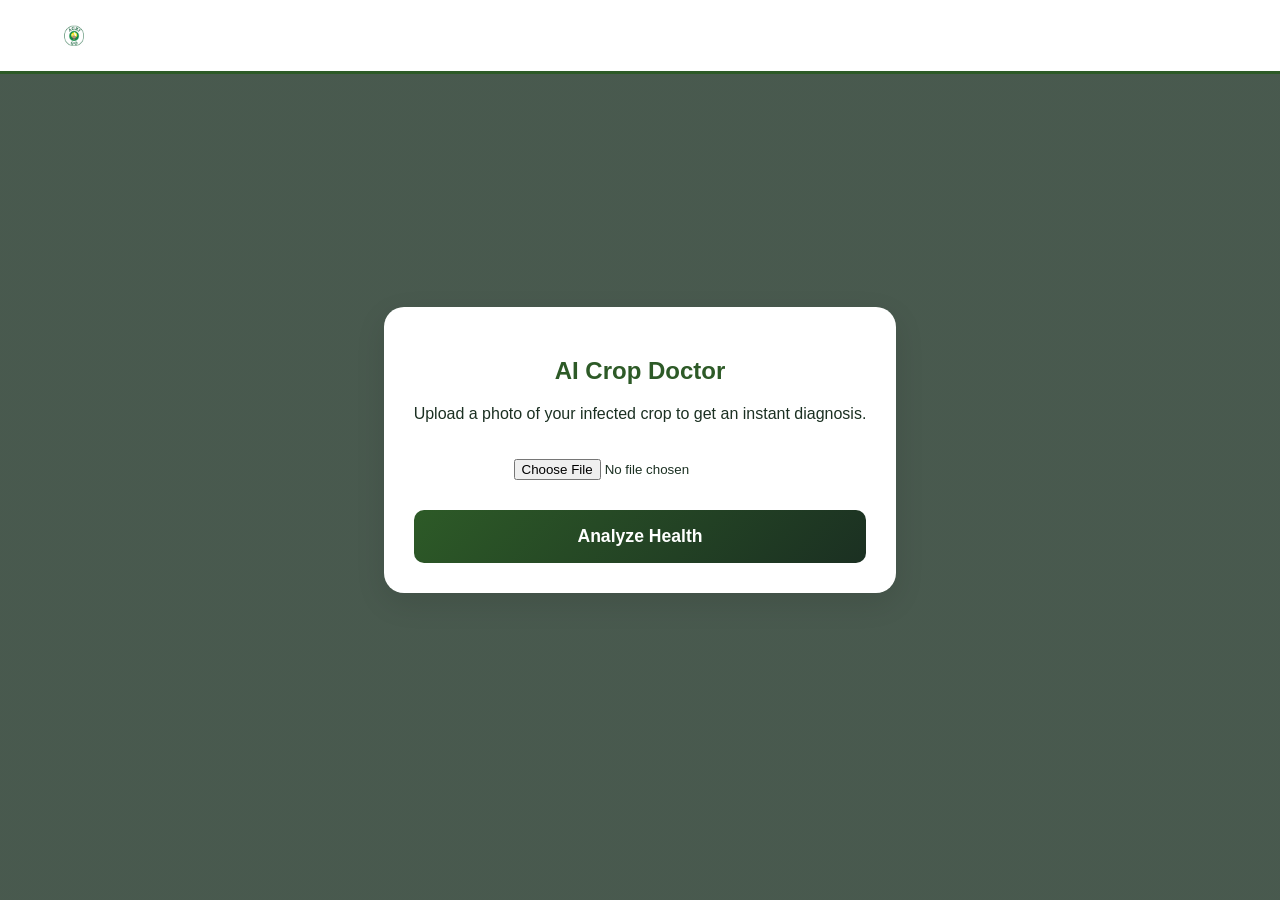
<file: ai-doctor.html>
<!DOCTYPE html>
<html lang="en">
<head>
    <meta charset="UTF-8">
    <meta name="viewport" content="width=device-width, initial-scale=1.0">
    <title>AGRIGO | AI Crop Doctor</title>
    <link rel="stylesheet" href="style.css">
    <style>
        .doctor-container {
            max-width: 600px;
            margin: 100px auto;
            padding: 30px;
            background: white;
            border-radius: 20px;
            box-shadow: 0 10px 30px rgba(0,0,0,0.1);
            text-align: center;
        }
        #image-preview {
            width: 100%;
            max-height: 300px;
            object-fit: cover;
            border-radius: 15px;
            margin: 20px 0;
            display: none;
        }
        .result-box {
            margin-top: 20px;
            padding: 20px;
            border-radius: 12px;
            background: #f0fdf4;
            border: 1px solid #dcfce7;
            display: none;
            text-align: left;
        }
    </style>
</head>
<body class="auth-page-wrapper">
    <nav class="navbar" style="position: absolute; top: 0; width: 100%; box-sizing: border-box;">
        <div class="logo-group" style="display: flex; align-items: center;">
            <img src="logo.png" alt="AGRIGO" class="main-logo" style="height: 45px; border-radius: 50%;">
            <span class="brand-name" style="color: white; margin-left: 10px; font-weight: bold; font-size: 1.5rem;">AGRIGO</span>
        </div>
        <a href="index.html" style="color: white; text-decoration: none; font-weight: 600;">← Back</a>
    </nav>

    <div class="doctor-container">
        <h2 style="color: var(--primary);">AI Crop Doctor</h2>
        <p>Upload a photo of your infected crop to get an instant diagnosis.</p>
        
        <input type="file" id="crop-image" accept="image/*" style="margin: 20px 0;">
        <img id="image-preview" alt="Preview">
        
        <button id="analyze-btn" class="submit-btn" style="width: 100%;">Analyze Health</button>

        <div id="ai-result" class="result-box">
            <h4 style="margin-top: 0; color: #166534;">Diagnosis Result:</h4>
            <p id="diagnosis-text">Analyzing...</p>
        </div>
    </div>

    <script>// Use your project's most recent API Key
const API_KEY = "AIzaSyC8EKOKrlaabBHhT4fi-LL6mj9Q691i-AI"; 

const analyzeBtn = document.getElementById('analyze-btn');

analyzeBtn.addEventListener('click', async () => {
    const imageInput = document.getElementById('crop-image');
    const resultBox = document.getElementById('ai-result');
    const resultText = document.getElementById('diagnosis-text');

    if (!imageInput.files[0]) {
        alert("Please upload a leaf photo first!");
        return;
    }

    try {
        resultBox.style.display = 'block';
        resultText.innerHTML = "<em>Doctor is examining the leaf...</em>";
        analyzeBtn.disabled = true;

        const file = imageInput.files[0];
        const base64Data = await new Promise((resolve) => {
            const reader = new FileReader();
            reader.onloadend = () => resolve(reader.result.split(',')[1]);
            reader.readAsDataURL(file);
        });

        // Use the stable v1 endpoint for April 2026
        const response = await fetch(`https://generativelanguage.googleapis.com/v1beta/models/gemini-2.5-flash-lite:generateContent?key=${API_KEY}`, {
            method: "POST",
            headers: { "Content-Type": "application/json" },
            body: JSON.stringify({
                contents: [{
                    parts: [
                        { text: "Identify the crop disease in this photo. Be specific about the name and give 2 clear steps for treatment. If no disease is found, say 'The crop appears healthy'." },
                        { inlineData: { mimeType: file.type, data: base64Data } }
                    ]
                }],
                // CRITICAL: Prevent safety filters from blocking leaf photos
                safetySettings: [
                    { category: "HARM_CATEGORY_DANGEROUS_CONTENT", threshold: "BLOCK_NONE" }
                ]
            })
        });

        const data = await response.json();

        // Check for common API errors in 2026
        if (data.error) {
            resultText.innerText = "API Error: " + data.error.message;
        } else if (data.candidates && data.candidates[0].content) {
            const diagnosis = data.candidates[0].content.parts[0].text;
            resultText.innerHTML = `<strong>Diagnosis:</strong><br>${diagnosis.replace(/\n/g, '<br>')}`;
        } else {
            resultText.innerText = "The AI is unsure. Try a clearer photo with better lighting.";
        }

    } catch (error) {
        console.error("Connection Error:", error);
        resultText.innerText = "Connection failed. Check your internet or API key.";
    } finally {
        analyzeBtn.disabled = false;
    }
});
    </script>
</body>
</html>
</file>
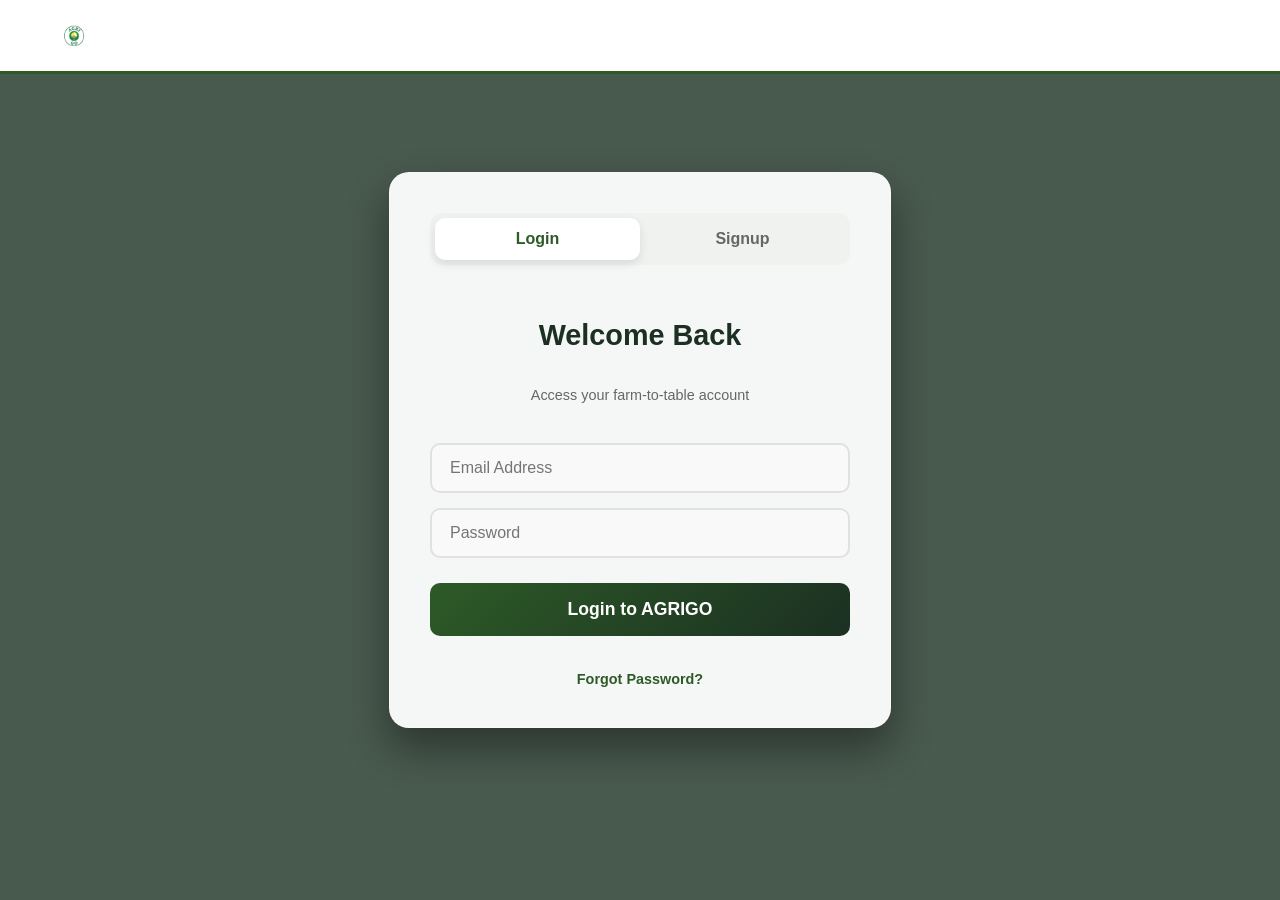
<file: auth.html>
<!DOCTYPE html>
<html lang="en">
<head>
    <meta charset="UTF-8">
    <meta name="viewport" content="width=device-width, initial-scale=1.0">
    <title>AGRIGO | Login & Signup</title>
    <link rel="stylesheet" href="style.css">
</head>
<body class="auth-page-wrapper">
    <nav class="navbar" style="position: absolute; top: 0; width: 100%; box-sizing: border-box;">
    <div class="logo-group" style="display: flex; align-items: center;">
        <img src="logo.png" alt="AGRIGO" class="main-logo" style="height: 45px; border-radius: 50%;">
        <span class="brand-name" style="color: white; margin-left: 10px; font-weight: bold; font-size: 1.5rem;">AGRIGO</span>
    </div>

    <div style="display: flex; align-items: center; gap: 20px;">
        <a href="post-product.html" id="sell-item-link" class="hidden" style="color: #f4a261; text-decoration: none; font-weight: 800; font-size: 0.9rem;">+ SELL PRODUCT</a>
        
        <a href="index.html" style="color: white; text-decoration: none; font-weight: 600;">← Back to Market</a>
    </div>
</nav>

    <div class="auth-container"> <div class="auth-box"> <div class="auth-tabs"> 
        <button id="login-tab" class="tab-btn active" onclick="toggleAuth('login')">Login</button>
    <button id="signup-tab" class="tab-btn" onclick="toggleAuth('signup')">Signup</button>
            </div>

            <form id="login-form" class="auth-form"> <h2>Welcome Back</h2>
                <p style="text-align: center; color: #666; font-size: 0.9rem;">Access your farm-to-table account</p>
                
                <input type="email" placeholder="Email Address" required>
                <input type="password" placeholder="Password" required>
                
                <button type="submit" class="submit-btn">Login to AGRIGO</button>
                
                <div class="auth-footer-links">
                    <a href="#">Forgot Password?</a>
                </div>
            </form>

           <form id="signup-form" class="auth-form hidden">
    <h2>Create Account</h2>
    <p style="text-align: center; color: #666; font-size: 0.9rem;">Start your journey with AGRIGO</p>
    
    <input type="text" id="signup-name" placeholder="Full Name" required>
    <input type="email" id="signup-email" placeholder="Email Address" required>
    <input type="password" id="signup-pass" placeholder="Password" required>
    
    <label for="user-role" style="font-weight: bold; color: var(--primary); margin-top: 10px;">Join as a:</label>
    <select id="user-role" class="role-select">
        <option value="customer">Customer (Buyer)</option>
        <option value="farmer">Farmer (Seller)</option>
    </select>

    <button type="submit" class="submit-btn">Register Now</button>
</form>
        </div>
    </div>

    <script src="script.js"></script>
</body>
</html>
</file>
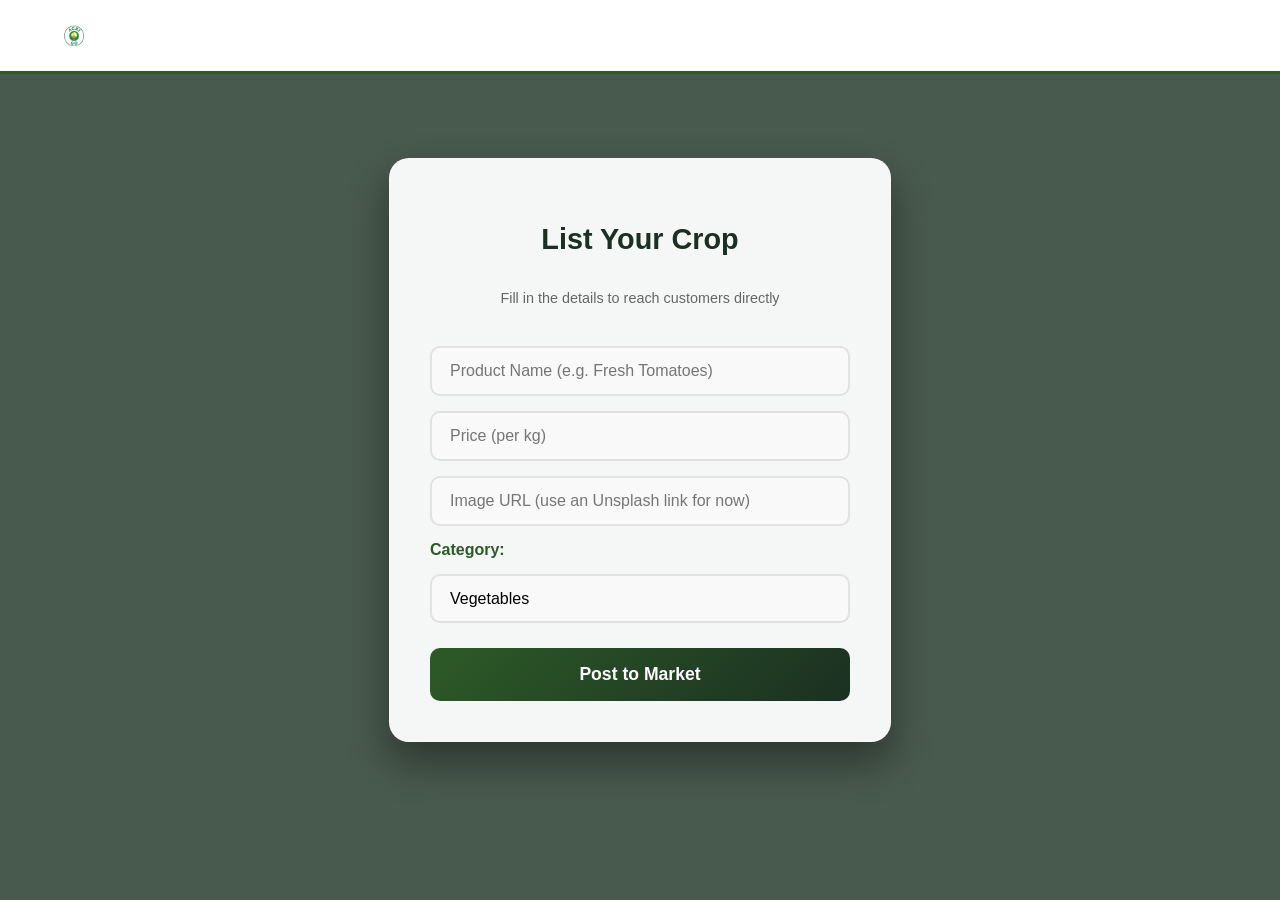
<file: post-product.html>
<!DOCTYPE html>
<html lang="en">
<head>
    <meta charset="UTF-8">
    <meta name="viewport" content="width=device-width, initial-scale=1.0">
    <title>AGRIGO | Post Product</title>
    <link rel="stylesheet" href="style.css">
</head>
<body class="auth-page-wrapper">
    
    <nav class="navbar" style="position: absolute; top: 0; width: 100%; box-sizing: border-box;">
        <div class="logo-group" style="display: flex; align-items: center;">
            <img src="logo.png" alt="AGRIGO" class="main-logo" style="height: 45px; border-radius: 50%;">
            <span class="brand-name" style="color: white; margin-left: 10px; font-weight: bold; font-size: 1.5rem;">AGRIGO</span>
        </div>
        <a href="index.html" style="color: white; text-decoration: none; font-weight: 600;">← Back to Market</a>
    </nav>

    <div class="auth-container">
        <div class="auth-box">
            <form id="post-product-form" class="auth-form">
                <h2>List Your Crop</h2>
                <p style="text-align: center; color: #666; font-size: 0.9rem;">Fill in the details to reach customers directly</p>
                
                <input type="text" id="prod-name" placeholder="Product Name (e.g. Fresh Tomatoes)" required>
                <input type="number" id="prod-price" placeholder="Price (per kg)" required>
                <input type="text" id="prod-img" placeholder="Image URL (use an Unsplash link for now)" required>
                
                <label for="prod-category" style="font-weight: bold; color: var(--primary);">Category:</label>
                <select id="prod-category" class="role-select">
                    <option value="vegetables">Vegetables</option>
                    <option value="fruits">Fruits</option>
                    <option value="grains">Grains</option>
                </select>

                <button type="submit" class="submit-btn">Post to Market</button>
            </form>
        </div>
    </div>

    <script src="script.js"></script>
</body>
</html>
</file>
<file: style.css>
/* --- GLOBAL THEME --- */
:root {
    --primary: #2d5a27;   /* Forest Green */
    --secondary: #8bc34a; /* Leaf Green */
    --accent: #f4a261;    /* Harvest Orange */
    --dark: #1b3022;      /* Deep Soil */
    --white: #ffffff;
    --gray: #f4f4f4;
}

body { 
    font-family: 'Segoe UI', Tahoma, Geneva, Verdana, sans-serif; 
    margin: 0; 
    background: var(--gray); 
    color: var(--dark);
}

/* --- NAVIGATION & LOGO --- */
.navbar {
    display: flex; justify-content: space-between; align-items: center;
    padding: 0.8rem 5%; background: var(--white); border-bottom: 3px solid var(--primary);
    position: sticky; top: 0; z-index: 1000;
}
.logo-group { display: flex; align-items: center; }
.main-logo { height: 50px; border-radius: 50%; object-fit: cover; }
.brand-name { font-size: 1.6rem; font-weight: 900; color: var(--primary); margin-left: 10px; }

.search-bar { display: flex; background: #eee; border-radius: 25px; padding: 5px 20px; width: 30%; }
.search-bar input { border: none; background: transparent; outline: none; width: 100%; padding: 5px; }

.nav-links { display: flex; list-style: none; gap: 20px; align-items: center; margin: 0; }
.nav-links a { text-decoration: none; color: var(--dark); font-weight: 600; }

/* --- HERO & CATEGORIES --- */
.hero-commercial {
    height: 300px; 
    background: linear-gradient(rgba(0,0,0,0.5), rgba(0,0,0,0.5)), 
                url('https://images.unsplash.com/photo-1464226184884-fa280b87c399?w=1200');
    background-size: cover; display: flex; align-items: center; justify-content: center; color: white;
}
.category-bar { display: flex; justify-content: center; gap: 10px; background: white; padding: 15px; box-shadow: 0 2px 5px rgba(0,0,0,0.1); }
.cat-btn { border: 1px solid var(--primary); background: transparent; padding: 7px 18px; border-radius: 20px; cursor: pointer; }
.cat-btn.active { background: var(--primary); color: white; }

/* --- PRODUCT GRID --- */
.product-grid { display: grid; grid-template-columns: repeat(auto-fill, minmax(250px, 1fr)); gap: 25px; padding: 30px 5%; }
.product-card { background: white; border-radius: 12px; overflow: hidden; box-shadow: 0 4px 10px rgba(0,0,0,0.05); }
.product-info { padding: 15px; }

/* --- LOGIN & SIGNUP PAGE STYLES (New) --- */
/* --- ENHANCED AUTHENTICATION STYLES --- */

.auth-page-wrapper {
    min-height: 100vh;
    display: flex;
    flex-direction: column;
    align-items: center;
    justify-content: center;
    /* Using a fresh agricultural background with an overlay */
    background: linear-gradient(rgba(27, 48, 34, 0.8), rgba(27, 48, 34, 0.8)), 
                url('https://images.unsplash.com/photo-1500382017468-9049fed747ef?w=1200');
    background-size: cover;
    background-position: center;
}

.auth-container {
    width: 100%;
    display: flex;
    justify-content: center;
    padding: 20px;
}

.auth-box {
    background: rgba(255, 255, 255, 0.95);
    backdrop-filter: blur(10px);
    width: 100%;
    max-width: 420px;
    padding: 40px;
    border-radius: 20px;
    box-shadow: 0 20px 40px rgba(0,0,0,0.4);
    border: 1px solid rgba(255, 255, 255, 0.3);
}

.auth-tabs {
    display: flex;
    margin-bottom: 30px;
    background: #f0f2f0;
    border-radius: 12px;
    padding: 5px;
}

.tab-btn {
    flex: 1;
    padding: 12px;
    border: none;
    background: none;
    font-weight: 700;
    font-size: 1rem;
    color: #666;
    cursor: pointer;
    border-radius: 10px;
    transition: all 0.3s ease;
}

.tab-btn.active {
    background: var(--white);
    color: var(--primary);
    box-shadow: 0 4px 10px rgba(0,0,0,0.1);
}
.auth-form {
    display: flex;
    flex-direction: column;
    gap: 15px;
}
.auth-form h2 {
    color: var(--dark);
    font-size: 1.8rem;
    margin-bottom: 5px;
    text-align: center;
    font-weight: 800;
}

.auth-form p {
    margin-bottom: 25px;
}

/* Input Styling */
.auth-form input, 
.auth-form select {
    padding: 14px 18px;
    border: 2px solid #e1e1e1;
    border-radius: 10px;
    font-size: 1rem;
    transition: all 0.3s ease;
    background: #f9f9f9;
}

.auth-form input:focus, 
.auth-form select:focus {
    border-color: var(--secondary);
    background: #fff;
    outline: none;
    box-shadow: 0 0 0 4px rgba(139, 195, 74, 0.2);
}

/* Custom Role Select */
.role-select {
    appearance: none;
    background-image: url("data:image/svg+xml;charset=UTF-8,%3csvg xmlns='http://www.w3.org/2000/svg' viewBox='0 0 24 24' fill='none' stroke='currentColor' stroke-width='2' stroke-linecap='round' stroke-linejoin='round'%3e%3cpolyline points='6 9 12 15 18 9'%3e%3c/polyline%3e%3c/svg%3e");
    background-repeat: no-repeat;
    background-position: right 15px center;
    background-size: 15px;
}

/* Submit Button Enhancement */
.submit-btn {
    background: var(--primary);
    background: linear-gradient(135deg, var(--primary), var(--dark));
    color: white;
    padding: 16px;
    border: none;
    border-radius: 10px;
    font-weight: 700;
    font-size: 1.1rem;
    cursor: pointer;
    margin-top: 10px;
    transition: transform 0.2s, box-shadow 0.2s;
}

.submit-btn:hover {
    transform: translateY(-2px);
    box-shadow: 0 8px 15px rgba(45, 90, 39, 0.3);
}

.submit-btn:active {
    transform: translateY(0);
}

/* Extra Links */
.auth-footer-links {
    margin-top: 20px;
    text-align: center;
    display: flex;
    flex-direction: column;
    gap: 10px;
}

.auth-footer-links a {
    color: var(--primary);
    text-decoration: none;
    font-size: 0.9rem;
    font-weight: 600;
}

.auth-footer-links a:hover {
    text-decoration: underline;
}

.hidden {
    display: none;
}

/* Ensure this is at the bottom of your CSS */
/* Cart Drawer Styles */
/* --- Premium Cart Layout --- */

/* Blurry Overlay for focus */
.cart-overlay {
    position: fixed;
    top: 0;
    left: 0;
    width: 100%;
    height: 100%;
    background: rgba(0, 0, 0, 0.3);
    backdrop-filter: blur(8px); /* Modern blur effect */
    z-index: 9998;
    opacity: 0;
    visibility: hidden;
    transition: all 0.4s ease;
    display : none;
}

.cart-overlay.active {
    opacity: 1;
    visibility: visible;
}

#cart-modal {
    position: fixed;
    top: 0;
    right: -420px; /* Hidden state */
    width: 400px;
    height: 100vh;
    background: #ffffff;
    box-shadow: -15px 0 35px rgba(0, 0, 0, 0.1);
    z-index: 9999;
    display: flex; /* Always flex, just moved off-screen */
    flex-direction: column;
    transition: right 0.5s ease-in-out;
}

#cart-modal.active {
    right: 0;
}

/* Header with Gradient */
.cart-header {
    background: linear-gradient(135deg, var(--primary), #1b4332);
    color: white;
    padding: 30px 25px;
    display: flex;
    justify-content: space-between;
    align-items: center;
    border-bottom-left-radius: 20px;
}

.cart-header h3 {
    margin: 0;
    font-size: 1.5rem;
    font-weight: 700;
    letter-spacing: 0.5px;
}

.close-cart {
    background: rgba(255, 255, 255, 0.15);
    border: none;
    color: white;
    font-size: 1rem;
    cursor: pointer;
    border-radius: 12px;
    width: 35px;
    height: 35px;
    display: flex;
    align-items: center;
    justify-content: center;
    transition: all 0.3s;
}

.close-cart:hover {
    background: #ff4d4d;
    transform: rotate(90deg);
}

/* Cart Items Area */
#cart-items {
    flex-grow: 1;
    overflow-y: auto;
    padding: 20px;
    background: #fdfdfd;
}

/* Individual Item Card */
.cart-item {
    display: flex;
    align-items: center;
    gap: 15px;
    margin-bottom: 15px;
    padding: 12px;
    background: white;
    border-radius: 15px;
    border: 1px solid #f0f0f0;
    box-shadow: 0 4px 12px rgba(0, 0, 0, 0.03);
    transition: transform 0.2s;
}

.cart-item:hover {
    transform: translateY(-3px);
    box-shadow: 0 8px 20px rgba(0, 0, 0, 0.06);
}

.cart-item img {
    width: 75px;
    height: 75px;
    border-radius: 12px;
    object-fit: cover;
}

.item-details h4 {
    margin: 0;
    font-size: 1rem;
    color: #2d3436;
}

.item-details p {
    margin: 4px 0;
    font-weight: 700;
    color: var(--primary);
    font-size: 1.1rem;
}

/* Footer / Checkout Section */
.cart-footer {
    padding: 30px 25px;
    background: #ffffff;
    border-top: 1px solid #eee;
    border-top-left-radius: 20px;
}

.total-row {
    display: flex;
    justify-content: space-between;
    font-size: 1rem;
    color: #636e72;
    margin-bottom: 10px;
}

.total-row.grand-total {
    font-size: 1.4rem;
    font-weight: 800;
    color: #2d3436;
    margin-top: 5px;
    margin-bottom: 25px;
}

.checkout-btn {
    width: 100%;
    padding: 18px;
    background: linear-gradient(135deg, var(--secondary), #e76f51);
    color: white;
    border: none;
    border-radius: 15px;
    font-size: 1.1rem;
    font-weight: 700;
    cursor: pointer;
    box-shadow: 0 10px 20px rgba(244, 162, 97, 0.3);
    transition: all 0.3s;
}

.checkout-btn:hover {
    transform: translateY(-3px);
    box-shadow: 0 15px 25px rgba(244, 162, 97, 0.4);
}
/* --- FOOTER --- */
.footer { background: var(--dark); color: white; padding: 40px 5%; margin-top: 50px; }
.footer-content { display: grid; grid-template-columns: repeat(auto-fit, minmax(200px, 1fr)); gap: 30px; }
</file>
